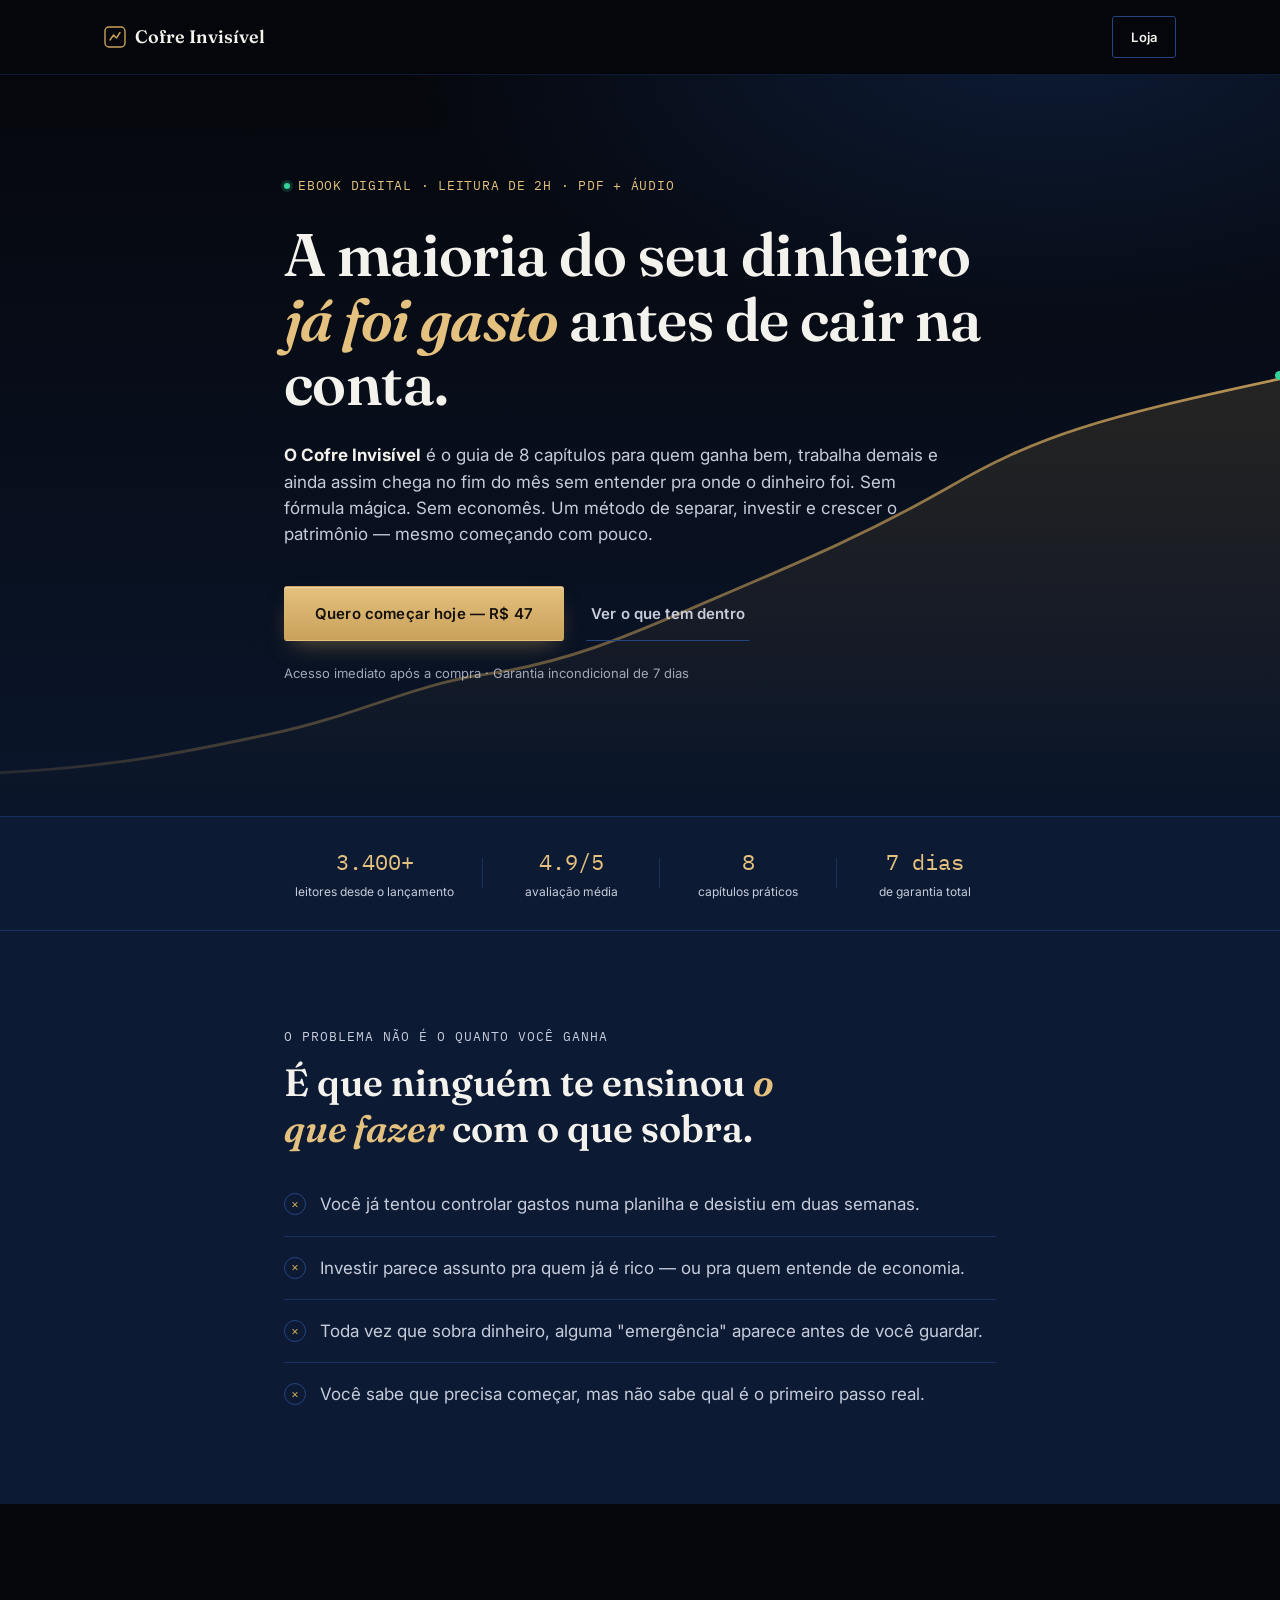
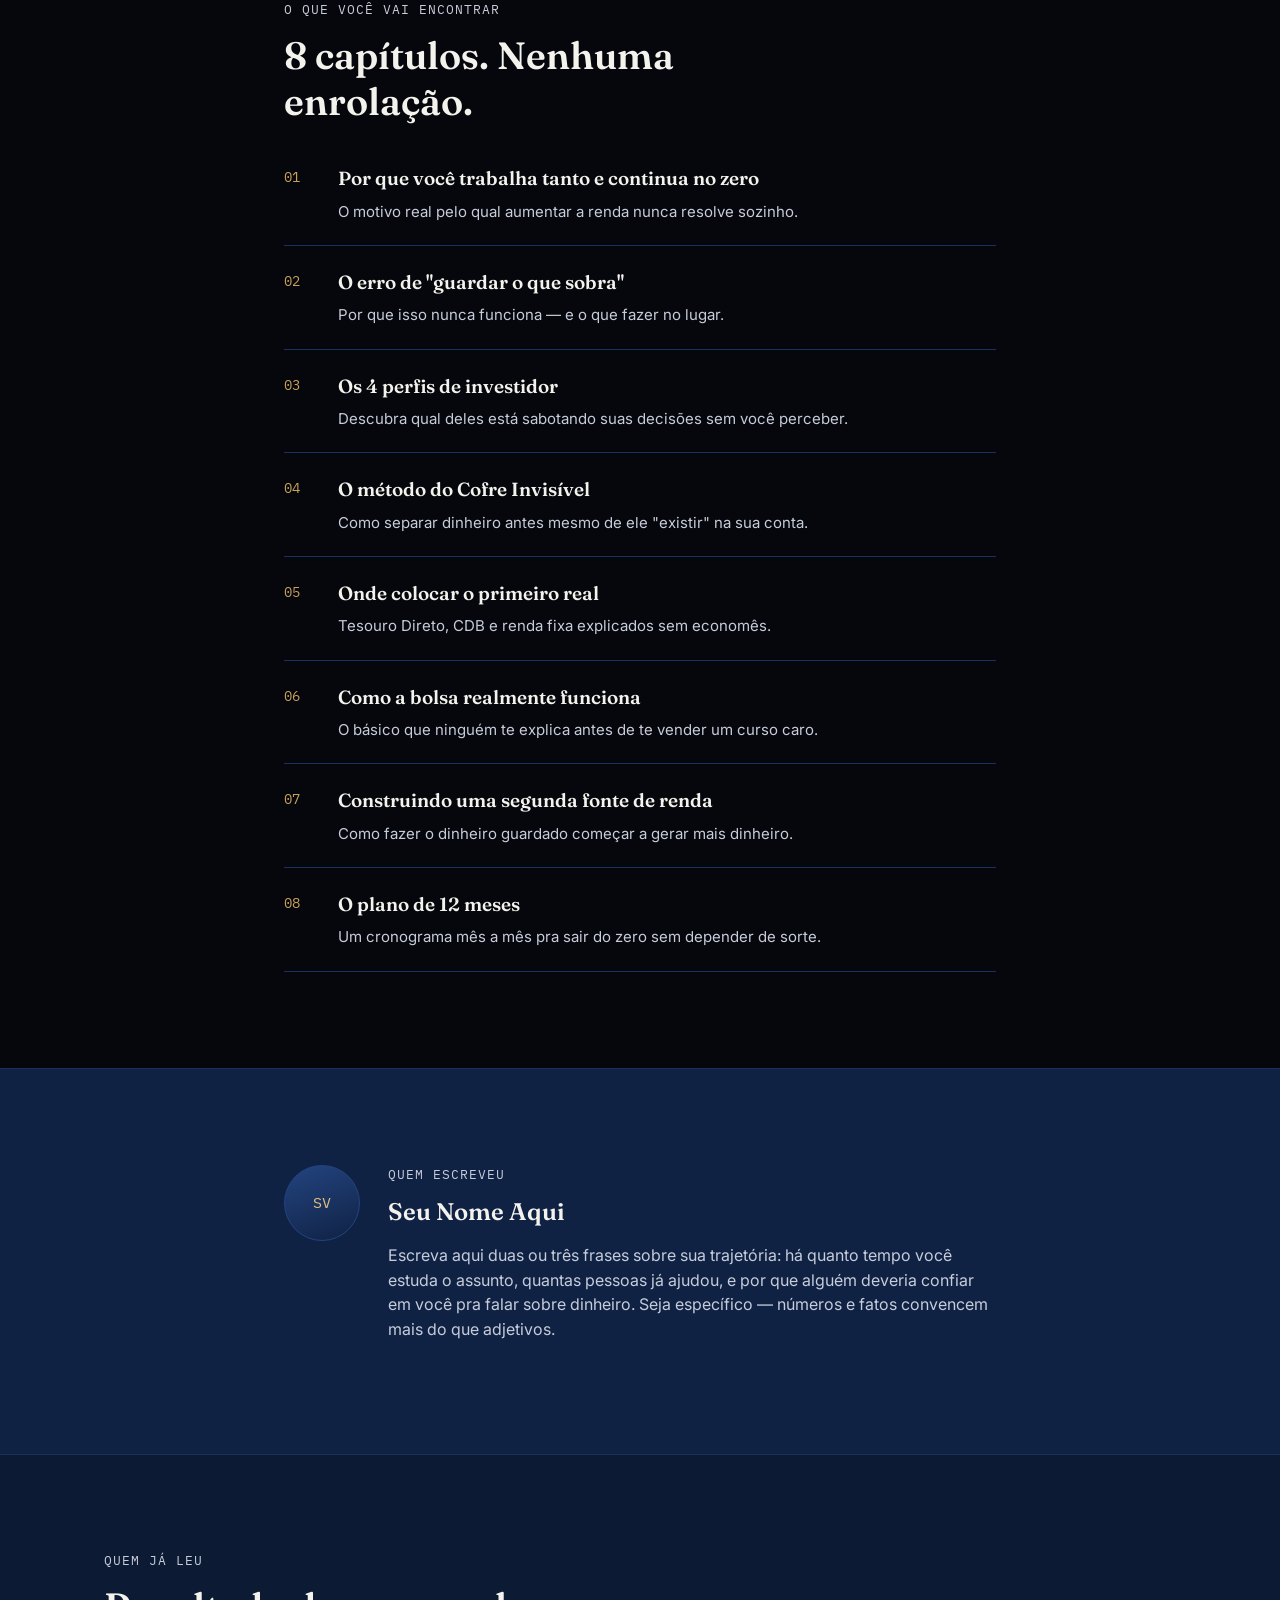
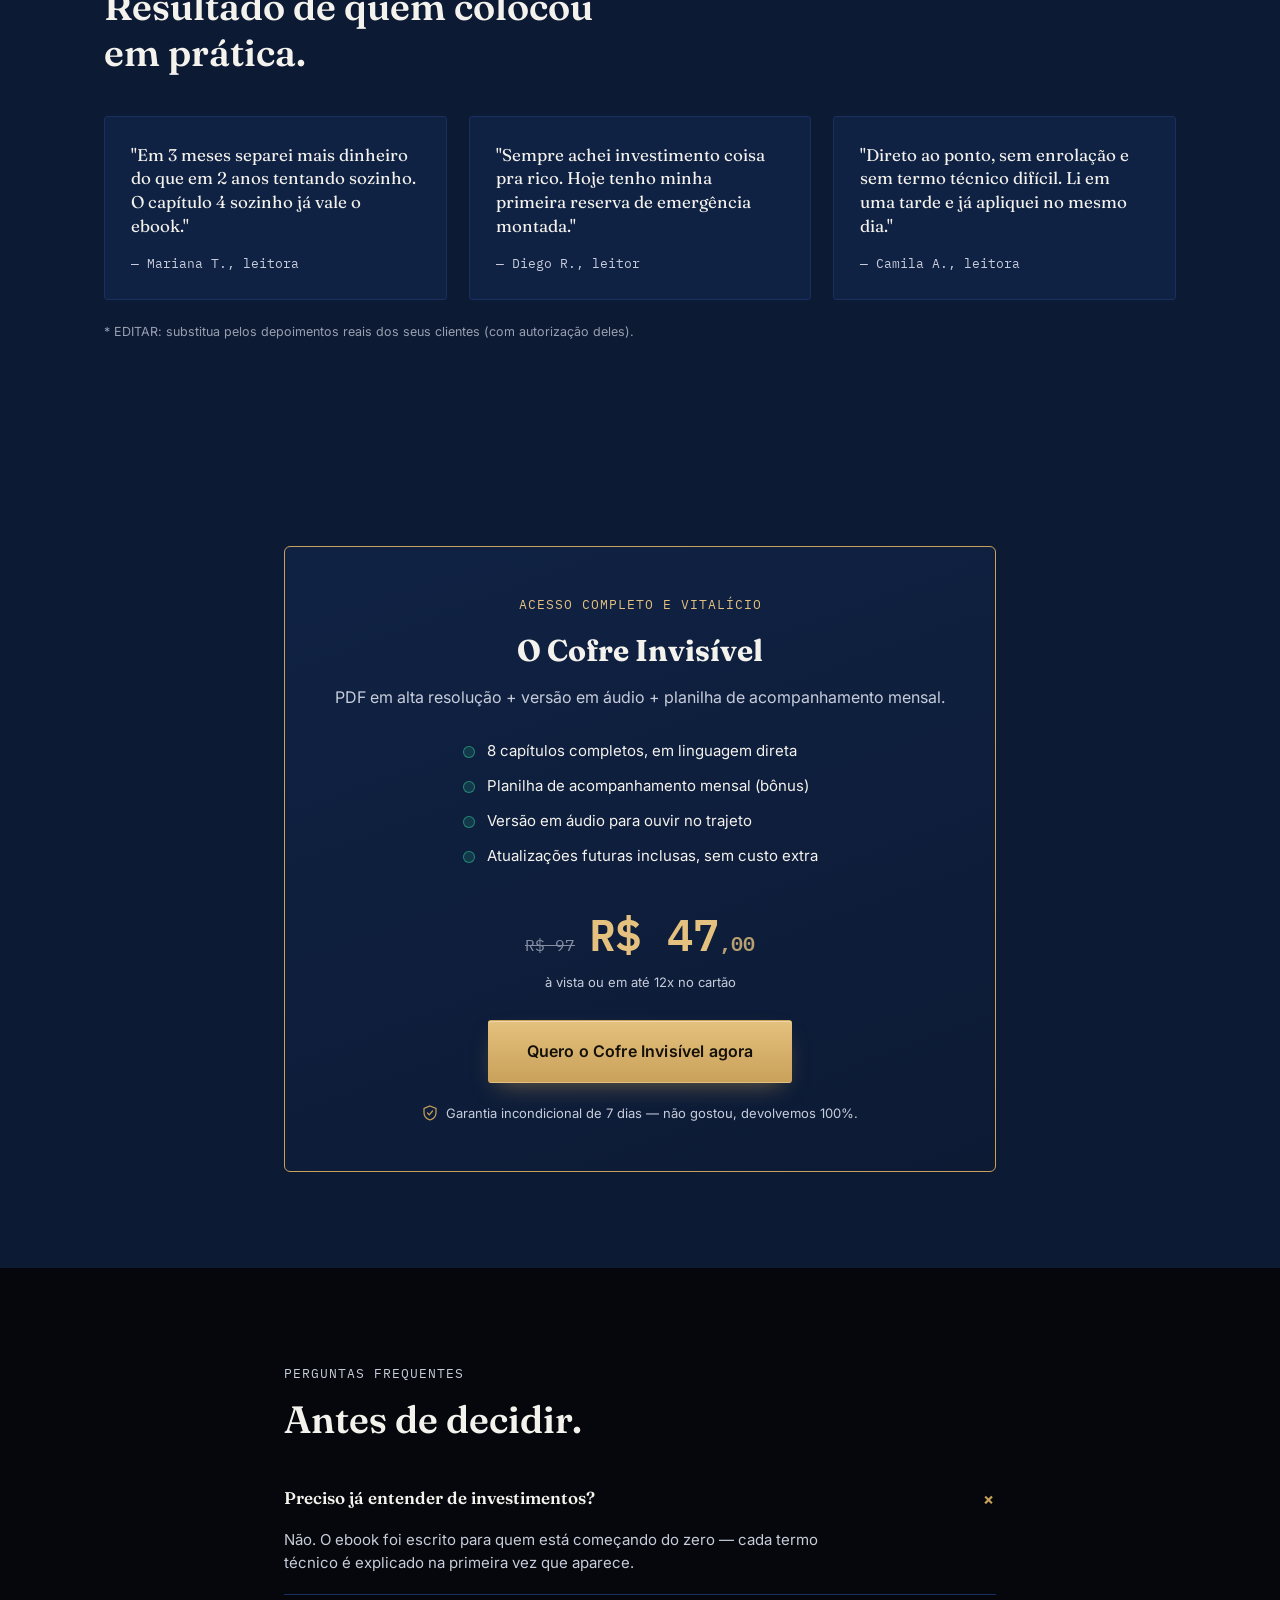
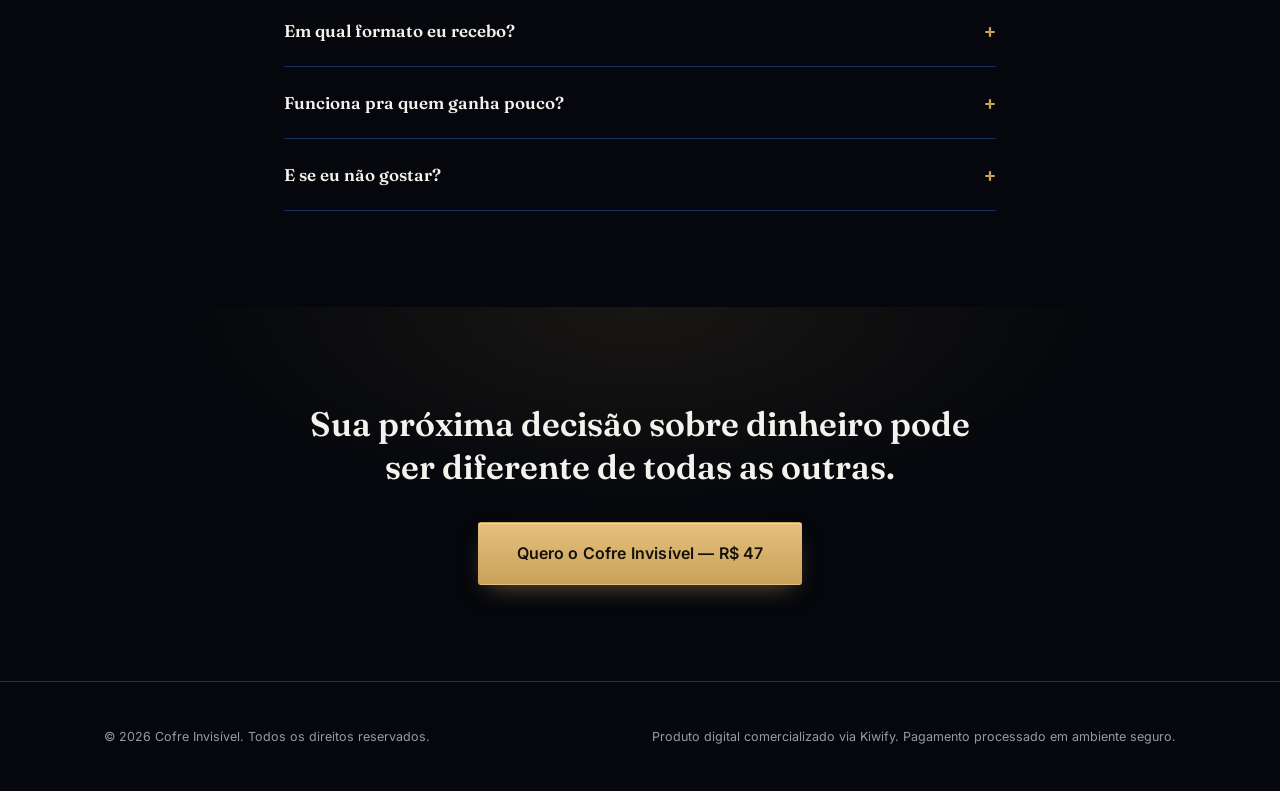
<file: index.html>
<!DOCTYPE html>
<html lang="pt-BR">
<head>
<meta charset="UTF-8">
<meta name="viewport" content="width=device-width, initial-scale=1.0">
<title>O Cofre Invisível — Ebook de Educação Financeira</title>
<meta name="description" content="O guia direto para parar de trabalhar pelo dinheiro e começar a fazer o dinheiro trabalhar por você. Sem economês, sem enrolação.">

<!-- ============================================================
  EDITAR AQUI: troque o título, descrição e ícone pelo do seu produto.
============================================================= -->

<link rel="preconnect" href="https://fonts.googleapis.com">
<link rel="preconnect" href="https://fonts.gstatic.com" crossorigin>
<link href="https://fonts.googleapis.com/css2?family=Fraunces:opsz,wght@9..144,400;9..144,500;9..144,600;9..144,700&family=Inter:wght@400;500;600;700&family=IBM+Plex+Mono:wght@400;500;600&display=swap" rel="stylesheet">
<link rel="stylesheet" href="css/style.css">
</head>
<body>

<!-- ============================================================
  BARRA DE COMPRA FIXA (aparece ao rolar a página no celular)
============================================================= -->
<div class="sticky-bar" id="stickyBar">
  <div class="sticky-bar__info">
    <span class="sticky-bar__name">O Cofre Invisível</span>
    <span class="sticky-bar__price">R$ 47<span class="sticky-bar__cents">,00</span></span>
  </div>
  <a href="#" class="btn btn--gold btn--sm js-buy-btn" data-location="sticky">Quero o meu agora</a>
</div>

<!-- ============================================================
  CABEÇALHO
============================================================= -->
<header class="topbar">
  <div class="wrap topbar__inner">
    <a href="#top" class="brand">
      <span class="brand__mark" aria-hidden="true">
        <svg width="22" height="22" viewBox="0 0 22 22" fill="none">
          <rect x="1" y="1" width="20" height="20" rx="4" stroke="currentColor" stroke-width="1.4"/>
          <path d="M6 14L9.5 9L12.5 12L16 6.5" stroke="currentColor" stroke-width="1.4" stroke-linecap="round" stroke-linejoin="round"/>
        </svg>
      </span>
      Cofre Invisível
    </a>
    <div style="display: flex; gap: 12px; align-items: center;">
      <a href="loja.html" class="btn btn--outline btn--sm">Loja</a>
    </div>
  </div>
</header>

<main id="top">

  <!-- ============================================================
    HERO — a linha ascendente é o elemento de assinatura da página.
    Ela "desenha" ao carregar e atravessa o título, ligando a
    tipografia ao tema do ebook (crescimento do patrimônio).
  ============================================================= -->
  <section class="hero">
    <div class="hero__chart" aria-hidden="true">
      <svg viewBox="0 0 1000 420" preserveAspectRatio="none" class="hero__chart-svg">
        <defs>
          <linearGradient id="lineFade" x1="0" y1="0" x2="1" y2="0">
            <stop offset="0%" stop-color="#C9A15A" stop-opacity="0.15"/>
            <stop offset="100%" stop-color="#C9A15A" stop-opacity="0.9"/>
          </linearGradient>
          <linearGradient id="areaFade" x1="0" y1="0" x2="0" y2="1">
            <stop offset="0%" stop-color="#C9A15A" stop-opacity="0.16"/>
            <stop offset="100%" stop-color="#C9A15A" stop-opacity="0"/>
          </linearGradient>
        </defs>
        <path id="growthLine" class="growth-line"
          d="M0,380 C 90,375 150,360 210,345 C 280,328 320,300 380,290 C 450,278 500,250 560,220 C 630,185 680,160 740,120 C 810,72 860,55 1000,20"
          fill="none" stroke="url(#lineFade)" stroke-width="2.5"/>
        <path class="growth-area"
          d="M0,380 C 90,375 150,360 210,345 C 280,328 320,300 380,290 C 450,278 500,250 560,220 C 630,185 680,160 740,120 C 810,72 860,55 1000,20 L1000,420 L0,420 Z"
          fill="url(#areaFade)"/>
      </svg>
      <span class="growth-dot" id="growthDot"></span>
    </div>

    <div class="wrap hero__inner">
      <p class="eyebrow"><span class="eyebrow__dot"></span>Ebook digital · leitura de 2h · PDF + áudio</p>

      <h1 class="hero__title">
        A maioria do seu dinheiro
        <em>já foi gasto</em> antes de cair na conta.
      </h1>

      <p class="hero__sub">
        <strong>O Cofre Invisível</strong> é o guia de 8 capítulos para quem ganha bem, trabalha demais
        e ainda assim chega no fim do mês sem entender pra onde o dinheiro foi. Sem fórmula mágica.
        Sem economês. Um método de separar, investir e crescer o patrimônio — mesmo começando com pouco.
      </p>

      <div class="hero__cta">
        <a href="#" class="btn btn--gold js-buy-btn" data-location="hero">
          Quero começar hoje — R$ 47
        </a>
        <a href="#sumario" class="btn btn--ghost">Ver o que tem dentro</a>
      </div>

      <p class="hero__trust">Acesso imediato após a compra · Garantia incondicional de 7 dias</p>
    </div>
  </section>

  <!-- ============================================================
    PROVA SOCIAL RÁPIDA (logos / números de credibilidade)
  ============================================================= -->
  <section class="strip">
    <div class="wrap strip__inner">
      <div class="strip__stat">
        <span class="strip__num">3.400+</span>
        <span class="strip__label">leitores desde o lançamento</span>
      </div>
      <div class="strip__divider" aria-hidden="true"></div>
      <div class="strip__stat">
        <span class="strip__num">4.9/5</span>
        <span class="strip__label">avaliação média</span>
      </div>
      <div class="strip__divider" aria-hidden="true"></div>
      <div class="strip__stat">
        <span class="strip__num">8</span>
        <span class="strip__label">capítulos práticos</span>
      </div>
      <div class="strip__divider" aria-hidden="true"></div>
      <div class="strip__stat">
        <span class="strip__num">7 dias</span>
        <span class="strip__label">de garantia total</span>
      </div>
    </div>
  </section>

  <!-- ============================================================
    O PROBLEMA
  ============================================================= -->
  <section class="section section--dark">
    <div class="wrap wrap--narrow">
      <p class="kicker">O problema não é o quanto você ganha</p>
      <h2 class="section__title">É que ninguém te ensinou <em>o que fazer</em> com o que sobra.</h2>

      <ul class="checklist">
        <li>
          <span class="checklist__icon">×</span>
          Você já tentou controlar gastos numa planilha e desistiu em duas semanas.
        </li>
        <li>
          <span class="checklist__icon">×</span>
          Investir parece assunto pra quem já é rico — ou pra quem entende de economia.
        </li>
        <li>
          <span class="checklist__icon">×</span>
          Toda vez que sobra dinheiro, alguma "emergência" aparece antes de você guardar.
        </li>
        <li>
          <span class="checklist__icon">×</span>
          Você sabe que precisa começar, mas não sabe qual é o primeiro passo real.
        </li>
      </ul>
    </div>
  </section>

  <!-- ============================================================
    SUMÁRIO / O QUE TEM DENTRO — estilo "índice de livro".
    Aqui a numeração faz sentido: são capítulos reais, em ordem.
  ============================================================= -->
  <section class="section" id="sumario">
    <div class="wrap wrap--narrow">
      <p class="kicker">O que você vai encontrar</p>
      <h2 class="section__title">8 capítulos. Nenhuma enrolação.</h2>

      <ol class="toc">
        <li class="toc__item">
          <span class="toc__num">01</span>
          <div class="toc__body">
            <h3>Por que você trabalha tanto e continua no zero</h3>
            <p>O motivo real pelo qual aumentar a renda nunca resolve sozinho.</p>
          </div>
        </li>
        <li class="toc__item">
          <span class="toc__num">02</span>
          <div class="toc__body">
            <h3>O erro de "guardar o que sobra"</h3>
            <p>Por que isso nunca funciona — e o que fazer no lugar.</p>
          </div>
        </li>
        <li class="toc__item">
          <span class="toc__num">03</span>
          <div class="toc__body">
            <h3>Os 4 perfis de investidor</h3>
            <p>Descubra qual deles está sabotando suas decisões sem você perceber.</p>
          </div>
        </li>
        <li class="toc__item">
          <span class="toc__num">04</span>
          <div class="toc__body">
            <h3>O método do Cofre Invisível</h3>
            <p>Como separar dinheiro antes mesmo de ele "existir" na sua conta.</p>
          </div>
        </li>
        <li class="toc__item">
          <span class="toc__num">05</span>
          <div class="toc__body">
            <h3>Onde colocar o primeiro real</h3>
            <p>Tesouro Direto, CDB e renda fixa explicados sem economês.</p>
          </div>
        </li>
        <li class="toc__item">
          <span class="toc__num">06</span>
          <div class="toc__body">
            <h3>Como a bolsa realmente funciona</h3>
            <p>O básico que ninguém te explica antes de te vender um curso caro.</p>
          </div>
        </li>
        <li class="toc__item">
          <span class="toc__num">07</span>
          <div class="toc__body">
            <h3>Construindo uma segunda fonte de renda</h3>
            <p>Como fazer o dinheiro guardado começar a gerar mais dinheiro.</p>
          </div>
        </li>
        <li class="toc__item">
          <span class="toc__num">08</span>
          <div class="toc__body">
            <h3>O plano de 12 meses</h3>
            <p>Um cronograma mês a mês pra sair do zero sem depender de sorte.</p>
          </div>
        </li>
      </ol>
    </div>
  </section>

  <!-- ============================================================
    AUTORIDADE / SOBRE
  ============================================================= -->
  <section class="section section--panel">
    <div class="wrap wrap--narrow author">
      <div class="author__avatar" aria-hidden="true">
        <!-- EDITAR: troque por <img src="sua-foto.jpg" alt="Seu nome"> -->
        <span>SV</span>
      </div>
      <div class="author__text">
        <p class="kicker">Quem escreveu</p>
        <h2 class="section__title section__title--sm">Seu Nome Aqui</h2>
        <p>
          Escreva aqui duas ou três frases sobre sua trajetória: há quanto tempo você estuda o assunto,
          quantas pessoas já ajudou, e por que alguém deveria confiar em você pra falar sobre dinheiro.
          Seja específico — números e fatos convencem mais do que adjetivos.
        </p>
      </div>
    </div>
  </section>

  <!-- ============================================================
    DEPOIMENTOS
  ============================================================= -->
  <section class="section section--dark">
    <div class="wrap">
      <p class="kicker">Quem já leu</p>
      <h2 class="section__title">Resultado de quem colocou em prática.</h2>

      <div class="testimonials">
        <figure class="testimonial">
          <blockquote>"Em 3 meses separei mais dinheiro do que em 2 anos tentando sozinho. O capítulo 4 sozinho já vale o ebook."</blockquote>
          <figcaption>— Mariana T., leitora</figcaption>
        </figure>
        <figure class="testimonial">
          <blockquote>"Sempre achei investimento coisa pra rico. Hoje tenho minha primeira reserva de emergência montada."</blockquote>
          <figcaption>— Diego R., leitor</figcaption>
        </figure>
        <figure class="testimonial">
          <blockquote>"Direto ao ponto, sem enrolação e sem termo técnico difícil. Li em uma tarde e já apliquei no mesmo dia."</blockquote>
          <figcaption>— Camila A., leitora</figcaption>
        </figure>
      </div>
      <p class="testimonials__note">* EDITAR: substitua pelos depoimentos reais dos seus clientes (com autorização deles).</p>
    </div>
  </section>

  <!-- ============================================================
    OFERTA / PREÇO — ponto principal de conversão
  ============================================================= -->
  <section class="section offer" id="oferta">
    <div class="wrap wrap--narrow">
      <div class="offer__card">
        <p class="kicker kicker--gold">Acesso completo e vitalício</p>
        <h2 class="offer__title">O Cofre Invisível</h2>
        <p class="offer__desc">PDF em alta resolução + versão em áudio + planilha de acompanhamento mensal.</p>

        <ul class="offer__list">
          <li>8 capítulos completos, em linguagem direta</li>
          <li>Planilha de acompanhamento mensal (bônus)</li>
          <li>Versão em áudio para ouvir no trajeto</li>
          <li>Atualizações futuras inclusas, sem custo extra</li>
        </ul>

        <div class="offer__price">
          <span class="offer__price-old">R$ 97</span>
          <span class="offer__price-new">R$ 47<span class="offer__price-cents">,00</span></span>
        </div>
        <p class="offer__price-note">à vista ou em até 12x no cartão</p>

        <a href="#" class="btn btn--gold btn--lg js-buy-btn" data-location="offer">
          Quero o Cofre Invisível agora
        </a>
        <p class="offer__guarantee">
          <svg width="16" height="16" viewBox="0 0 16 16" fill="none" aria-hidden="true"><path d="M8 1L14 3.5V7.5C14 11 11.5 13.8 8 15C4.5 13.8 2 11 2 7.5V3.5L8 1Z" stroke="currentColor" stroke-width="1.2"/><path d="M5.5 8L7.3 9.8L10.5 6" stroke="currentColor" stroke-width="1.2" stroke-linecap="round" stroke-linejoin="round"/></svg>
          Garantia incondicional de 7 dias — não gostou, devolvemos 100%.
        </p>
      </div>
    </div>
  </section>

  <!-- ============================================================
    FAQ
  ============================================================= -->
  <section class="section">
    <div class="wrap wrap--narrow">
      <p class="kicker">Perguntas frequentes</p>
      <h2 class="section__title">Antes de decidir.</h2>

      <div class="faq">
        <details class="faq__item" open>
          <summary>Preciso já entender de investimentos?</summary>
          <p>Não. O ebook foi escrito para quem está começando do zero — cada termo técnico é explicado na primeira vez que aparece.</p>
        </details>
        <details class="faq__item">
          <summary>Em qual formato eu recebo?</summary>
          <p>PDF para ler no celular, tablet ou computador, mais a versão em áudio. Acesso liberado imediatamente após a confirmação do pagamento.</p>
        </details>
        <details class="faq__item">
          <summary>Funciona pra quem ganha pouco?</summary>
          <p>Sim — o método do capítulo 4 foi desenhado exatamente para quem sente que "sobra pouco" no fim do mês.</p>
        </details>
        <details class="faq__item">
          <summary>E se eu não gostar?</summary>
          <p>Você tem 7 dias de garantia. Se não fizer sentido pra você, é só pedir o reembolso — sem perguntas.</p>
        </details>
      </div>
    </div>
  </section>

  <!-- ============================================================
    CTA FINAL
  ============================================================= -->
  <section class="section final-cta">
    <div class="wrap wrap--narrow">
      <h2 class="final-cta__title">Sua próxima decisão sobre dinheiro pode ser diferente de todas as outras.</h2>
      <a href="#" class="btn btn--gold btn--lg js-buy-btn" data-location="final">
        Quero o Cofre Invisível — R$ 47
      </a>
    </div>
  </section>

</main>

<!-- ============================================================
  RODAPÉ
============================================================= -->
<footer class="footer">
  <div class="wrap footer__inner">
    <p>© 2026 Cofre Invisível. Todos os direitos reservados.</p>
    <p class="footer__legal">Produto digital comercializado via Kiwify. Pagamento processado em ambiente seguro.</p>
  </div>
</footer>

<script src="js/script.js"></script>
</body>
</html>
</file>
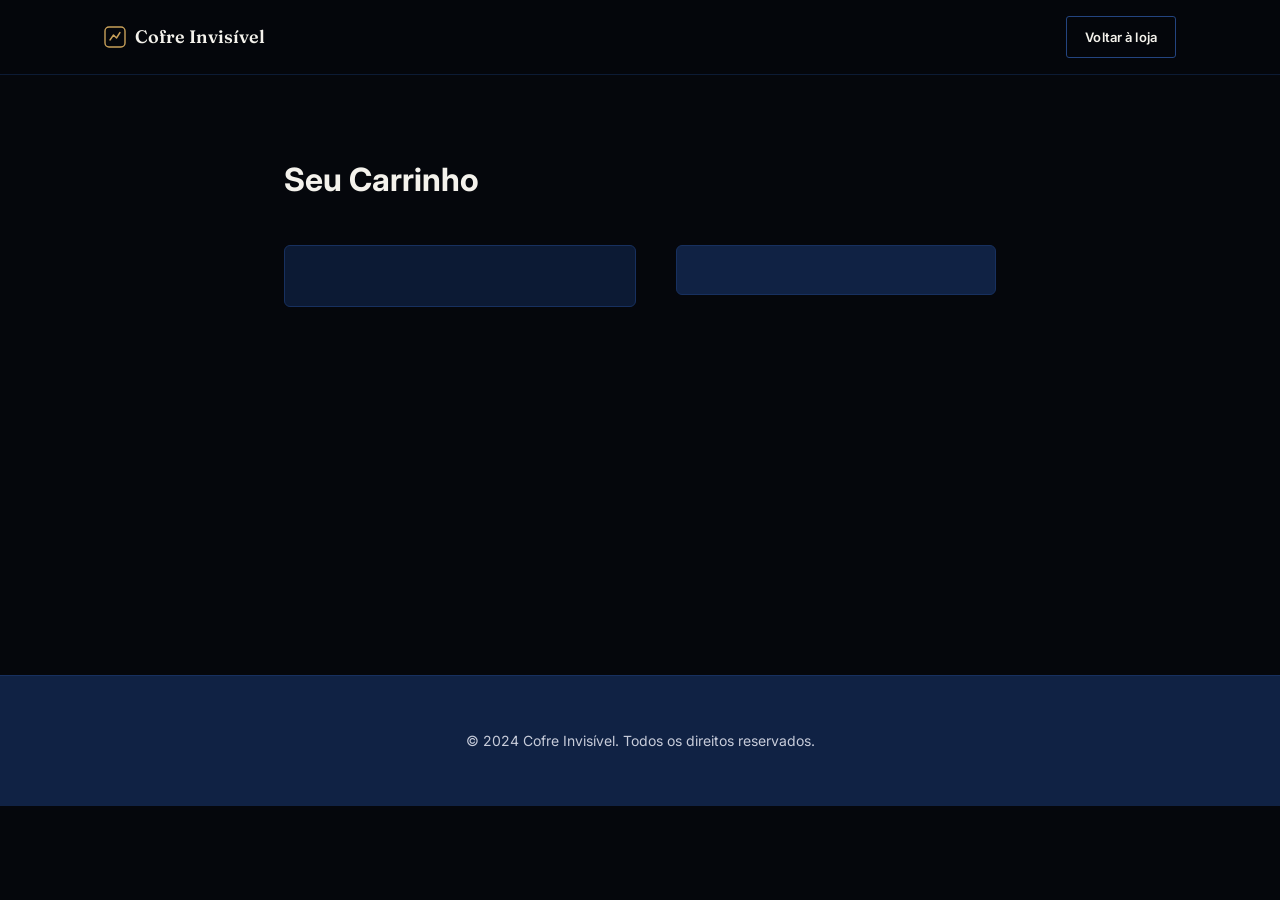
<file: carrinho.html>
<!DOCTYPE html>
<html lang="pt-BR">
<head>
  <meta charset="UTF-8">
  <meta name="viewport" content="width=device-width, initial-scale=1.0">
  <title>Carrinho — Cofre Invisível</title>
  <link rel="preconnect" href="https://fonts.googleapis.com">
  <link rel="preconnect" href="https://fonts.gstatic.com" crossorigin>
  <link href="https://fonts.googleapis.com/css2?family=Fraunces:opsz,wght@9..144,400;9..144,500;9..144,600;9..144,700&family=Inter:wght@400;500;600;700&family=IBM+Plex+Mono:wght@400;500;600&display=swap" rel="stylesheet">
  <link rel="stylesheet" href="css/style.css">
</head>
<body>

<!-- CABEÇALHO -->
<header class="topbar">
  <div class="wrap topbar__inner">
    <a href="index.html" class="brand">
      <span class="brand__mark" aria-hidden="true">
        <svg width="22" height="22" viewBox="0 0 22 22" fill="none">
          <rect x="1" y="1" width="20" height="20" rx="4" stroke="currentColor" stroke-width="1.4"/>
          <path d="M6 14L9.5 9L12.5 12L16 6.5" stroke="currentColor" stroke-width="1.4" stroke-linecap="round" stroke-linejoin="round"/>
        </svg>
      </span>
      Cofre Invisível
    </a>
    <a href="loja.html" class="btn btn--outline btn--sm">Voltar à loja</a>
  </div>
</header>

<main class="carrinho-page">
  <div class="wrap wrap--narrow">
    <h1 style="margin-top: 40px;">Seu Carrinho</h1>

    <div class="carrinho-grid">
      <!-- ITENS DO CARRINHO -->
      <div class="carrinho-main">
        <div id="carrinho-itens" class="carrinho-itens">
          <!-- Será preenchido pelo loja.js -->
        </div>
      </div>

      <!-- RESUMO E CHECKOUT -->
      <aside class="carrinho-aside">
        <div id="carrinho-total" class="carrinho-total-box">
          <!-- Será preenchido pelo loja.js -->
        </div>
      </aside>
    </div>
  </div>
</main>

<!-- FOOTER -->
<footer style="padding: 40px 24px; background: var(--navy-800); border-top: 1px solid var(--navy-700); margin-top: 60px;">
  <div class="wrap" style="text-align: center; color: var(--paper-dim); font-size: 14px;">
    <p>© 2024 Cofre Invisível. Todos os direitos reservados.</p>
  </div>
</footer>

<script src="js/produtos.js"></script>
<script src="js/loja.js"></script>
</body>
</html>
</file>
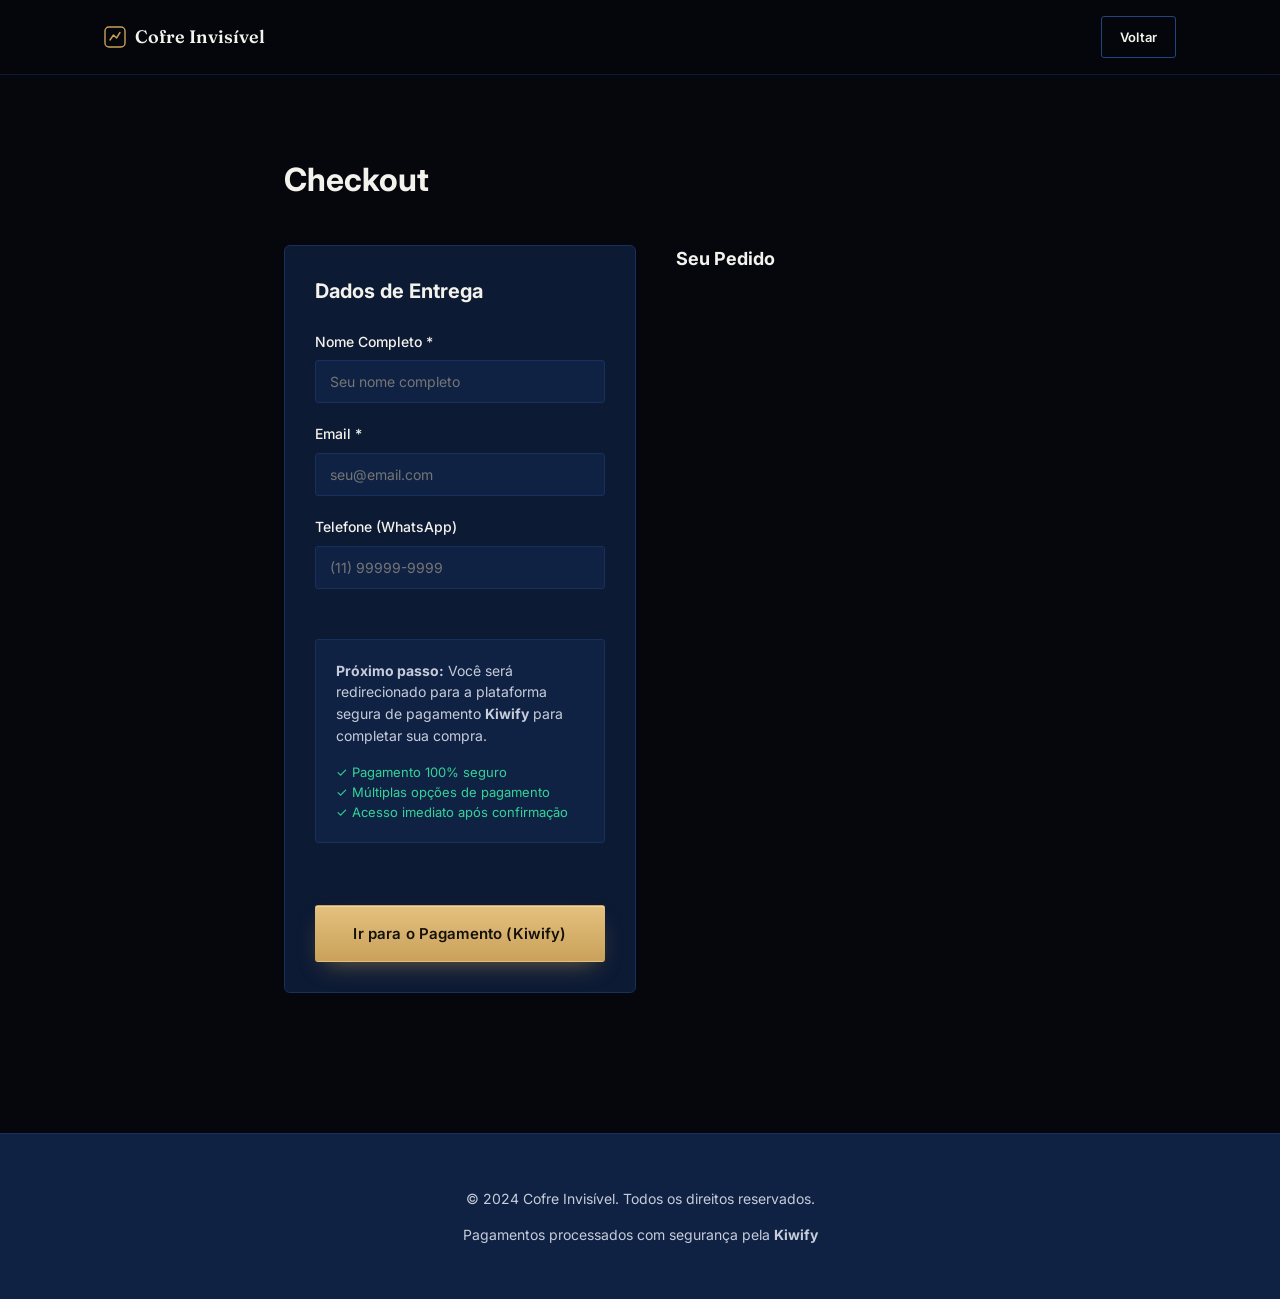
<file: checkout.html>
<!DOCTYPE html>
<html lang="pt-BR">
<head>
  <meta charset="UTF-8">
  <meta name="viewport" content="width=device-width, initial-scale=1.0">
  <title>CHECKOUT — COFRE INVISIVEL</title>
  <link rel="preconnect" href="https://fonts.googleapis.com">
  <link rel="preconnect" href="https://fonts.gstatic.com" crossorigin>
  <link href="https://fonts.googleapis.com/css2?family=Fraunces:opsz,wght@9..144,400;9..144,500;9..144,600;9..144,700&family=Inter:wght@400;500;600;700&family=IBM+Plex+Mono:wght@400;500;600&display=swap" rel="stylesheet">
  <link rel="stylesheet" href="css/style.css">
</head>
<body>

<!-- CABEÇALHO -->
<header class="topbar">
  <div class="wrap topbar__inner">
    <a href="index.html" class="brand">
      <span class="brand__mark" aria-hidden="true">
        <svg width="22" height="22" viewBox="0 0 22 22" fill="none">
          <rect x="1" y="1" width="20" height="20" rx="4" stroke="currentColor" stroke-width="1.4"/>
          <path d="M6 14L9.5 9L12.5 12L16 6.5" stroke="currentColor" stroke-width="1.4" stroke-linecap="round" stroke-linejoin="round"/>
        </svg>
      </span>
      Cofre Invisível
    </a>
    <a href="carrinho.html" class="btn btn--outline btn--sm">Voltar</a>
  </div>
</header>

<main class="checkout-page">
  <div class="wrap wrap--narrow">
    <h1 style="margin: 40px 0;">Checkout</h1>

    <div class="checkout-grid">
      <!-- FORMULÁRIO -->
      <section class="checkout-form-section">
        <h2>Dados de Entrega</h2>
        <form id="checkout-form" class="checkout-form">
          <div class="form-group">
            <label for="nome">Nome Completo *</label>
            <input 
              type="text" 
              id="nome" 
              name="nome" 
              class="checkout-form__input" 
              placeholder="Seu nome completo"
              required
            >
          </div>

          <div class="form-group">
            <label for="email">Email *</label>
            <input 
              type="email" 
              id="email" 
              name="email" 
              class="checkout-form__input" 
              placeholder="seu@email.com"
              required
            >
          </div>

          <div class="form-group">
            <label for="telefone">Telefone (WhatsApp)</label>
            <input 
              type="tel" 
              id="telefone" 
              name="telefone" 
              class="checkout-form__input" 
              placeholder="(11) 99999-9999"
            >
          </div>

          <div style="background: var(--navy-800); padding: 20px; border-radius: var(--radius); margin: 30px 0; border: 1px solid var(--navy-700);">
            <p style="margin: 0 0 15px 0; color: var(--paper-dim); font-size: 14px;">
              <strong>Próximo passo:</strong> Você será redirecionado para a plataforma segura de pagamento <strong>Kiwify</strong> para completar sua compra.
            </p>
            <p style="margin: 0; color: var(--mint); font-size: 13px;">
              ✓ Pagamento 100% seguro<br>
              ✓ Múltiplas opções de pagamento<br>
              ✓ Acesso imediato após confirmação
            </p>
          </div>

          <button type="submit" class="btn btn--gold btn--full" style="padding: 18px;">
            Ir para o Pagamento (Kiwify)
          </button>
        </form>
      </section>

      <!-- RESUMO DO PEDIDO -->
      <aside class="checkout-sidebar">
        <h2>Seu Pedido</h2>
        <div id="resumo-pedido">
          <!-- Será preenchido pelo checkout.js -->
        </div>
      </aside>
    </div>
  </div>
</main>

<!-- FOOTER -->
<footer style="padding: 40px 24px; background: var(--navy-800); border-top: 1px solid var(--navy-700); margin-top: 60px;">
  <div class="wrap" style="text-align: center; color: var(--paper-dim); font-size: 14px;">
    <p>© 2024 Cofre Invisível. Todos os direitos reservados.</p>
    <p>Pagamentos processados com segurança pela <strong>Kiwify</strong></p>
  </div>
</footer>

<script src="js/produtos.js"></script>
<script src="js/checkout.js"></script>
</body>
</html>
</file>
<file: css/style.css>
/* ==================================================================
   COFRE INVISÍVEL — design system
   Paleta:
     --ink        #05070C  fundo principal (preto com nuance azulada)
     --navy-900   #0C1A34  fundo de seções alternadas
     --navy-700   #17305F  bordas e painéis
     --paper      #F4F2EC  branco quente (texto principal sobre fundo escuro)
     --gold       #C9A15A  assinatura / destaque (selo de valor, usar com moderação)
     --mint       #34D399  indicador positivo (ponto do gráfico de crescimento)
   Tipografia:
     Fraunces      -> display (títulos), peso variável, um pouco editorial
     Inter         -> corpo de texto
     IBM Plex Mono -> números, índice, dados
   ================================================================== */

:root {
  --ink: #05070C;
  --navy-900: #0C1A34;
  --navy-800: #102244;
  --navy-700: #17305F;
  --navy-600: #234480;
  --paper: #F4F2EC;
  --paper-dim: #C7CCDA;
  --gold: #C9A15A;
  --gold-bright: #E4C17E;
  --mint: #34D399;

  --font-display: "Fraunces", Georgia, serif;
  --font-body: "Inter", -apple-system, BlinkMacSystemFont, sans-serif;
  --font-mono: "IBM Plex Mono", "SFMono-Regular", Consolas, monospace;

  --max: 1120px;
  --radius: 3px;
}

* { box-sizing: border-box; }

@media (prefers-reduced-motion: reduce) {
  *, *::before, *::after {
    animation-duration: 0.01ms !important;
    animation-iteration-count: 1 !important;
    transition-duration: 0.01ms !important;
    scroll-behavior: auto !important;
  }
}

html { scroll-behavior: smooth; }

body {
  margin: 0;
  background: var(--ink);
  color: var(--paper);
  font-family: var(--font-body);
  font-size: 16px;
  line-height: 1.55;
  -webkit-font-smoothing: antialiased;
}

img { max-width: 100%; display: block; }

a { color: inherit; text-decoration: none; }

.wrap {
  max-width: var(--max);
  margin: 0 auto;
  padding: 0 24px;
}

.wrap--narrow {
  max-width: 760px;
}

:focus-visible {
  outline: 2px solid var(--gold-bright);
  outline-offset: 3px;
}

/* ------------------------------------------------------------------
   BOTÕES
------------------------------------------------------------------- */

.btn {
  display: inline-flex;
  align-items: center;
  justify-content: center;
  gap: 8px;
  padding: 15px 30px;
  font-family: var(--font-body);
  font-weight: 600;
  font-size: 15px;
  letter-spacing: 0.01em;
  border-radius: var(--radius);
  border: 1px solid transparent;
  cursor: pointer;
  transition: transform 0.15s ease, box-shadow 0.15s ease, background 0.2s ease;
  white-space: nowrap;
}

.btn--gold {
  background: linear-gradient(180deg, var(--gold-bright), var(--gold));
  color: #14100A;
  box-shadow: 0 1px 0 rgba(255,255,255,0.35) inset, 0 10px 24px -10px rgba(201,161,90,0.55);
}
.btn--gold:hover { transform: translateY(-1px); box-shadow: 0 1px 0 rgba(255,255,255,0.4) inset, 0 14px 28px -10px rgba(201,161,90,0.7); }

.btn--outline {
  background: transparent;
  border-color: var(--navy-600);
  color: var(--paper);
}
.btn--outline:hover { border-color: var(--gold); color: var(--gold-bright); }

.btn--ghost {
  background: transparent;
  color: var(--paper-dim);
  padding-left: 4px;
  padding-right: 4px;
  border-bottom: 1px solid var(--navy-600);
  border-radius: 0;
}
.btn--ghost:hover { color: var(--paper); border-color: var(--gold); }

.btn--lg { padding: 18px 38px; font-size: 16px; }
.btn--sm { padding: 10px 18px; font-size: 13px; }

/* ------------------------------------------------------------------
   BARRA FIXA (mobile)
------------------------------------------------------------------- */

.sticky-bar {
  position: fixed;
  left: 0; right: 0; bottom: 0;
  z-index: 60;
  display: flex;
  align-items: center;
  justify-content: space-between;
  gap: 12px;
  background: rgba(6,11,22,0.92);
  backdrop-filter: blur(10px);
  border-top: 1px solid var(--navy-700);
  padding: 12px 16px;
  transform: translateY(100%);
  transition: transform 0.3s ease;
}
.sticky-bar.is-visible { transform: translateY(0); }
.sticky-bar__info { display: flex; flex-direction: column; line-height: 1.2; }
.sticky-bar__name { font-size: 12px; color: var(--paper-dim); }
.sticky-bar__price { font-family: var(--font-mono); font-size: 16px; color: var(--gold-bright); }
.sticky-bar__cents { font-size: 11px; opacity: 0.8; }

@media (min-width: 860px) {
  .sticky-bar { display: none; }
}

/* ------------------------------------------------------------------
   CABEÇALHO
------------------------------------------------------------------- */

.topbar {
  position: sticky;
  top: 0;
  z-index: 50;
  background: rgba(5,7,12,0.72);
  backdrop-filter: blur(10px);
  border-bottom: 1px solid rgba(23,48,95,0.5);
}
.topbar__inner {
  display: flex;
  align-items: center;
  justify-content: space-between;
  padding: 16px 24px;
}
.brand {
  display: flex;
  align-items: center;
  gap: 9px;
  font-family: var(--font-display);
  font-weight: 600;
  font-size: 18px;
  color: var(--paper);
}
.brand__mark { color: var(--gold); display: inline-flex; }

/* ------------------------------------------------------------------
   HERO + GRÁFICO DE ASSINATURA
------------------------------------------------------------------- */

.hero {
  position: relative;
  overflow: hidden;
  padding: 96px 0 120px;
  background:
    radial-gradient(1100px 520px at 82% -8%, rgba(23,48,95,0.55), transparent 60%),
    linear-gradient(180deg, var(--ink) 0%, var(--navy-900) 130%);
}

.hero__chart {
  position: absolute;
  inset: auto 0 0 0;
  height: 62%;
  pointer-events: none;
}
.hero__chart-svg { width: 100%; height: 100%; display: block; }

.growth-line {
  stroke-dasharray: 1400;
  stroke-dashoffset: 1400;
  animation: draw-line 2.2s cubic-bezier(.65,.05,.36,1) 0.3s forwards;
}
.growth-area {
  opacity: 0;
  animation: fade-area 1.4s ease 1.6s forwards;
}
@keyframes draw-line { to { stroke-dashoffset: 0; } }
@keyframes fade-area { to { opacity: 1; } }

.growth-dot {
  position: absolute;
  top: 3.2%;
  right: -4px;
  width: 9px;
  height: 9px;
  border-radius: 50%;
  background: var(--mint);
  box-shadow: 0 0 0 0 rgba(52,211,153,0.6);
  opacity: 0;
  animation: dot-appear 0.4s ease 2.3s forwards, dot-pulse 2.2s ease 2.7s infinite;
}
@keyframes dot-appear { to { opacity: 1; } }
@keyframes dot-pulse {
  0%   { box-shadow: 0 0 0 0 rgba(52,211,153,0.55); }
  70%  { box-shadow: 0 0 0 10px rgba(52,211,153,0); }
  100% { box-shadow: 0 0 0 0 rgba(52,211,153,0); }
}

.hero__inner {
  position: relative;
  z-index: 2;
  max-width: 760px;
}

.eyebrow {
  display: inline-flex;
  align-items: center;
  gap: 8px;
  font-family: var(--font-mono);
  font-size: 12.5px;
  letter-spacing: 0.06em;
  text-transform: uppercase;
  color: var(--gold-bright);
  margin: 0 0 26px;
}
.eyebrow__dot {
  width: 6px; height: 6px; border-radius: 50%;
  background: var(--mint);
  box-shadow: 0 0 0 3px rgba(52,211,153,0.18);
}

.hero__title {
  font-family: var(--font-display);
  font-weight: 600;
  font-size: clamp(34px, 5.6vw, 60px);
  line-height: 1.08;
  letter-spacing: -0.01em;
  margin: 0 0 26px;
  color: var(--paper);
}
.hero__title em {
  font-style: italic;
  color: var(--gold-bright);
}

.hero__sub {
  font-size: 17px;
  color: var(--paper-dim);
  max-width: 60ch;
  margin: 0 0 38px;
}
.hero__sub strong { color: var(--paper); }

.hero__cta {
  display: flex;
  flex-wrap: wrap;
  align-items: center;
  gap: 22px;
  margin-bottom: 22px;
}

.hero__trust {
  font-size: 13px;
  color: var(--paper-dim);
  opacity: 0.8;
}

/* ------------------------------------------------------------------
   FAIXA DE NÚMEROS
------------------------------------------------------------------- */

.strip {
  background: var(--navy-900);
  border-top: 1px solid var(--navy-700);
  border-bottom: 1px solid var(--navy-700);
}
.strip__inner {
  display: flex;
  flex-wrap: wrap;
  align-items: center;
  justify-content: center;
  gap: 28px;
  padding: 28px 24px;
}
.strip__stat {
  display: flex;
  flex-direction: column;
  align-items: center;
  gap: 4px;
  text-align: center;
  min-width: 120px;
}
.strip__num {
  font-family: var(--font-mono);
  font-size: 22px;
  color: var(--gold-bright);
}
.strip__label {
  font-size: 12px;
  color: var(--paper-dim);
}
.strip__divider {
  width: 1px;
  height: 30px;
  background: var(--navy-700);
}
@media (max-width: 640px) { .strip__divider { display: none; } }

/* ------------------------------------------------------------------
   SEÇÕES GENÉRICAS
------------------------------------------------------------------- */

.section {
  padding: 96px 0;
}
.section--dark { background: var(--navy-900); }
.section--panel {
  background: var(--navy-800);
  border-top: 1px solid var(--navy-700);
  border-bottom: 1px solid var(--navy-700);
}

.kicker {
  font-family: var(--font-mono);
  font-size: 12.5px;
  text-transform: uppercase;
  letter-spacing: 0.08em;
  color: var(--paper-dim);
  margin: 0 0 14px;
}
.kicker--gold { color: var(--gold-bright); }

.section__title {
  font-family: var(--font-display);
  font-weight: 600;
  font-size: clamp(26px, 3.6vw, 38px);
  line-height: 1.2;
  margin: 0 0 40px;
  max-width: 22ch;
}
.section__title em { font-style: italic; color: var(--gold-bright); }
.section__title--sm { font-size: 24px; margin-bottom: 14px; }

/* checklist do "problema" */
.checklist {
  list-style: none;
  margin: 0; padding: 0;
  display: flex;
  flex-direction: column;
  gap: 18px;
}
.checklist li {
  display: flex;
  align-items: flex-start;
  gap: 14px;
  font-size: 17px;
  color: var(--paper-dim);
  padding-bottom: 18px;
  border-bottom: 1px solid var(--navy-700);
}
.checklist li:last-child { border-bottom: none; padding-bottom: 0; }
.checklist__icon {
  flex: 0 0 auto;
  width: 22px; height: 22px;
  border-radius: 50%;
  border: 1px solid var(--navy-600);
  display: flex; align-items: center; justify-content: center;
  font-size: 12px;
  color: var(--gold);
  margin-top: 2px;
}

/* ------------------------------------------------------------------
   SUMÁRIO (índice de capítulos)
------------------------------------------------------------------- */

.toc {
  list-style: none;
  margin: 0; padding: 0;
  counter-reset: none;
}
.toc__item {
  display: flex;
  gap: 22px;
  align-items: flex-start;
  padding: 22px 0;
  border-bottom: 1px solid var(--navy-700);
}
.toc__item:first-child { padding-top: 0; }
.toc__num {
  font-family: var(--font-mono);
  font-size: 14px;
  color: var(--gold);
  padding-top: 3px;
  flex: 0 0 32px;
}
.toc__body h3 {
  margin: 0 0 6px;
  font-family: var(--font-display);
  font-weight: 600;
  font-size: 19px;
  color: var(--paper);
}
.toc__body p {
  margin: 0;
  font-size: 15px;
  color: var(--paper-dim);
}

/* ------------------------------------------------------------------
   AUTORIA
------------------------------------------------------------------- */

.author {
  display: flex;
  gap: 28px;
  align-items: flex-start;
}
.author__avatar {
  flex: 0 0 auto;
  width: 76px; height: 76px;
  border-radius: 50%;
  background: linear-gradient(160deg, var(--navy-600), var(--navy-800));
  border: 1px solid var(--navy-600);
  display: flex; align-items: center; justify-content: center;
  font-family: var(--font-mono);
  font-size: 15px;
  color: var(--gold-bright);
}
.author__text p { color: var(--paper-dim); }
@media (max-width: 560px) {
  .author { flex-direction: column; }
}

/* ------------------------------------------------------------------
   DEPOIMENTOS
------------------------------------------------------------------- */

.testimonials {
  display: grid;
  grid-template-columns: repeat(3, 1fr);
  gap: 22px;
}
@media (max-width: 860px) { .testimonials { grid-template-columns: 1fr; } }

.testimonial {
  margin: 0;
  padding: 26px;
  background: var(--navy-800);
  border: 1px solid var(--navy-700);
  border-radius: var(--radius);
}
.testimonial blockquote {
  margin: 0 0 16px;
  font-family: var(--font-display);
  font-size: 17px;
  line-height: 1.4;
  color: var(--paper);
}
.testimonial figcaption {
  font-family: var(--font-mono);
  font-size: 12.5px;
  color: var(--paper-dim);
}
.testimonials__note {
  margin-top: 22px;
  font-size: 12.5px;
  color: var(--paper-dim);
  opacity: 0.75;
}

/* ------------------------------------------------------------------
   OFERTA
------------------------------------------------------------------- */

.offer { background: var(--navy-900); }
.offer__card {
  background: linear-gradient(160deg, var(--navy-800), var(--navy-900));
  border: 1px solid var(--gold);
  border-radius: 6px;
  padding: 48px 40px;
  text-align: center;
  position: relative;
}
.offer__title {
  font-family: var(--font-display);
  font-weight: 700;
  font-size: 30px;
  margin: 0 0 10px;
}
.offer__desc { color: var(--paper-dim); margin: 0 0 28px; }
.offer__list {
  list-style: none;
  margin: 0 0 32px;
  padding: 0;
  display: inline-flex;
  flex-direction: column;
  gap: 12px;
  text-align: left;
}
.offer__list li {
  font-size: 15px;
  color: var(--paper);
  padding-left: 24px;
  position: relative;
}
.offer__list li::before {
  content: "";
  position: absolute;
  left: 0; top: 7px;
  width: 12px; height: 12px;
  border-radius: 50%;
  background: rgba(52,211,153,0.14);
  box-shadow: inset 0 0 0 1px rgba(52,211,153,0.5);
}
.offer__price {
  display: flex;
  align-items: baseline;
  justify-content: center;
  gap: 14px;
  margin-bottom: 4px;
}
.offer__price-old {
  font-family: var(--font-mono);
  font-size: 16px;
  color: var(--paper-dim);
  text-decoration: line-through;
  opacity: 0.65;
}
.offer__price-new {
  font-family: var(--font-mono);
  font-weight: 600;
  font-size: 44px;
  color: var(--gold-bright);
}
.offer__price-cents { font-size: 20px; opacity: 0.8; }
.offer__price-note {
  font-size: 13px;
  color: var(--paper-dim);
  margin: 0 0 28px;
}
.offer__guarantee {
  display: flex;
  align-items: center;
  justify-content: center;
  gap: 8px;
  margin: 20px 0 0;
  font-size: 13px;
  color: var(--paper-dim);
}
.offer__guarantee svg { color: var(--gold); flex: 0 0 auto; }

/* ------------------------------------------------------------------
   FAQ
------------------------------------------------------------------- */

.faq__item {
  border-bottom: 1px solid var(--navy-700);
  padding: 20px 0;
}
.faq__item:first-child { padding-top: 0; }
.faq__item summary {
  cursor: pointer;
  font-family: var(--font-display);
  font-size: 17px;
  font-weight: 600;
  color: var(--paper);
  list-style: none;
  display: flex;
  align-items: center;
  justify-content: space-between;
  gap: 16px;
}
.faq__item summary::-webkit-details-marker { display: none; }
.faq__item summary::after {
  content: "+";
  font-family: var(--font-mono);
  font-size: 20px;
  color: var(--gold);
  flex: 0 0 auto;
  transition: transform 0.2s ease;
}
.faq__item[open] summary::after { transform: rotate(45deg); }
.faq__item p {
  margin: 14px 0 0;
  color: var(--paper-dim);
  font-size: 15px;
  max-width: 60ch;
}

/* ------------------------------------------------------------------
   CTA FINAL
------------------------------------------------------------------- */

.final-cta {
  text-align: center;
  background:
    radial-gradient(720px 320px at 50% 0%, rgba(201,161,90,0.10), transparent 65%),
    var(--ink);
}
.final-cta__title {
  font-family: var(--font-display);
  font-weight: 600;
  font-size: clamp(24px, 3.4vw, 34px);
  line-height: 1.25;
  margin: 0 0 34px;
}

/* ------------------------------------------------------------------
   RODAPÉ
------------------------------------------------------------------- */

.footer {
  border-top: 1px solid var(--navy-700);
  padding: 32px 0 90px;
}
.footer__inner {
  display: flex;
  flex-wrap: wrap;
  gap: 6px 20px;
  justify-content: space-between;
  font-size: 12.5px;
  color: var(--paper-dim);
  opacity: 0.75;
}
@media (min-width: 860px) { .footer { padding-bottom: 32px; } }

/* ==================================================================
   SISTEMA DE LOJA — Produtos, Carrinho, Checkout
=================================================================== */

/* ------------------------------------------------------------------
   BARRA DO CARRINHO (link no header)
------------------------------------------------------------------- */

.carrinho-link {
  position: relative;
  display: inline-flex;
  align-items: center;
  gap: 8px;
  padding: 8px 12px;
  color: var(--paper);
  border: 1px solid var(--navy-600);
  border-radius: var(--radius);
  transition: all 0.2s ease;
}
.carrinho-link:hover {
  border-color: var(--gold);
  color: var(--gold-bright);
}
.carrinho-link__badge {
  position: absolute;
  top: -8px;
  right: -8px;
  background: var(--mint);
  color: var(--ink);
  font-size: 11px;
  font-weight: 700;
  width: 20px;
  height: 20px;
  border-radius: 50%;
  display: none;
  align-items: center;
  justify-content: center;
}

/* ------------------------------------------------------------------
   GRADE DE PRODUTOS
------------------------------------------------------------------- */

.produtos-grid {
  display: grid;
  grid-template-columns: repeat(auto-fill, minmax(260px, 1fr));
  gap: 28px;
  margin: 60px 0;
}

.produto-card {
  background: var(--navy-800);
  border: 1px solid var(--navy-700);
  border-radius: 6px;
  overflow: hidden;
  transition: all 0.3s ease;
  display: flex;
  flex-direction: column;
  position: relative;
}
.produto-card:hover {
  border-color: var(--gold);
  transform: translateY(-4px);
  box-shadow: 0 16px 32px rgba(0,0,0,0.4);
}
.produto-card--destaque {
  border-color: var(--gold);
  box-shadow: 0 0 0 1px var(--gold), 0 8px 24px rgba(201,161,90,0.1);
}

.produto-card__imagem {
  width: 100%;
  height: 240px;
  object-fit: cover;
  background: var(--navy-900);
}

.produto-card__badge {
  position: absolute;
  top: 12px;
  right: 12px;
  background: var(--mint);
  color: var(--ink);
  font-size: 12px;
  font-weight: 700;
  padding: 6px 12px;
  border-radius: var(--radius);
  text-transform: uppercase;
  letter-spacing: 0.04em;
}

.produto-card__conteudo {
  padding: 24px;
  display: flex;
  flex-direction: column;
  flex: 1;
}

.produto-card__nome {
  margin: 0 0 6px;
  font-family: var(--font-display);
  font-size: 17px;
  font-weight: 600;
  color: var(--paper);
}

.produto-card__categoria {
  display: inline-block;
  font-size: 11px;
  text-transform: uppercase;
  letter-spacing: 0.04em;
  color: var(--gold);
  margin: 0 0 12px;
  opacity: 0.8;
}

.produto-card__descricao {
  font-size: 14px;
  color: var(--paper-dim);
  margin: 0 0 8px;
  line-height: 1.4;
}

.produto-card__detalhes {
  font-size: 12px;
  color: var(--paper-dim);
  margin: 0 0 auto;
  padding: 12px;
  background: rgba(255,255,255,0.02);
  border-radius: var(--radius);
  opacity: 0.8;
}

.produto-card__footer {
  display: flex;
  align-items: center;
  justify-content: space-between;
  gap: 12px;
  margin-top: 20px;
  padding-top: 16px;
  border-top: 1px solid var(--navy-700);
}

.produto-card__preco {
  font-family: var(--font-mono);
  font-size: 18px;
  font-weight: 700;
  color: var(--gold-bright);
}

/* ------------------------------------------------------------------
   SEÇÃO DE LOJA
------------------------------------------------------------------- */

.loja-section {
  padding: 60px 0;
}

.loja-hero {
  background: linear-gradient(135deg, var(--navy-900) 0%, var(--navy-800) 100%);
}

/* ------------------------------------------------------------------
   CARRINHO DE COMPRAS
------------------------------------------------------------------- */

.carrinho-page {
  min-height: 60vh;
  padding: 40px 0;
}

.carrinho-grid {
  display: grid;
  grid-template-columns: 1fr 320px;
  gap: 40px;
  margin: 40px 0;
}
@media (max-width: 860px) {
  .carrinho-grid { grid-template-columns: 1fr; }
}

.carrinho-main {
  background: var(--navy-900);
  border: 1px solid var(--navy-700);
  border-radius: 6px;
  padding: 30px;
}

.carrinho-itens {
  display: flex;
  flex-direction: column;
  gap: 20px;
}

.carrinho-item {
  display: grid;
  grid-template-columns: 80px 1fr 120px 100px auto;
  gap: 16px;
  align-items: center;
  padding: 16px 0;
  border-bottom: 1px solid var(--navy-700);
}
.carrinho-item:last-child { border-bottom: none; }
@media (max-width: 640px) {
  .carrinho-item {
    grid-template-columns: 60px 1fr;
    gap: 12px;
  }
}

.carrinho-item__imagem {
  width: 80px;
  height: 80px;
  object-fit: cover;
  border-radius: var(--radius);
  background: var(--navy-800);
}
@media (max-width: 640px) {
  .carrinho-item__imagem { width: 60px; height: 60px; }
}

.carrinho-item__info {
  display: flex;
  flex-direction: column;
  gap: 4px;
}

.carrinho-item__nome {
  margin: 0;
  font-weight: 600;
  color: var(--paper);
  font-size: 15px;
}

.carrinho-item__preco {
  font-family: var(--font-mono);
  font-size: 14px;
  color: var(--gold);
}

.carrinho-item__quantidade {
  display: flex;
  align-items: center;
  gap: 8px;
  justify-content: center;
}
.qty-btn {
  width: 32px;
  height: 32px;
  border: 1px solid var(--navy-700);
  background: transparent;
  color: var(--paper-dim);
  cursor: pointer;
  border-radius: var(--radius);
  font-size: 16px;
  transition: all 0.2s ease;
}
.qty-btn:hover {
  border-color: var(--gold);
  color: var(--gold-bright);
}
.qty-valor {
  width: 30px;
  text-align: center;
  font-weight: 600;
  color: var(--paper);
}

.carrinho-item__subtotal {
  font-family: var(--font-mono);
  font-weight: 700;
  color: var(--gold-bright);
  text-align: right;
}
@media (max-width: 640px) {
  .carrinho-item__subtotal { font-size: 14px; }
}

.carrinho-item__remover {
  background: transparent;
  border: 1px solid var(--navy-700);
  border-radius: var(--radius);
  width: 36px;
  height: 36px;
  display: flex;
  align-items: center;
  justify-content: center;
  cursor: pointer;
  color: var(--paper-dim);
  transition: all 0.2s ease;
}
.carrinho-item__remover:hover {
  border-color: #FF6B6B;
  color: #FF6B6B;
  background: rgba(255,107,107,0.08);
}
@media (max-width: 640px) {
  .carrinho-item__remover { grid-column: 2; justify-self: start; }
  .carrinho-item { grid-template-columns: 60px 1fr; }
  .carrinho-item__quantidade,
  .carrinho-item__subtotal,
  .carrinho-item__remover {
    grid-column: 1 / -1;
    margin-top: 8px;
  }
}

.carrinho-aside {
  display: flex;
  flex-direction: column;
  gap: 20px;
}

.carrinho-total-box {
  background: var(--navy-800);
  border: 1px solid var(--navy-700);
  border-radius: 6px;
  padding: 24px;
  position: sticky;
  top: 100px;
}
@media (max-width: 860px) {
  .carrinho-total-box { position: static; }
}

.carrinho-resumo {
  display: flex;
  flex-direction: column;
  gap: 16px;
}

.carrinho-resumo__linha {
  display: flex;
  justify-content: space-between;
  font-size: 14px;
  color: var(--paper-dim);
}

.carrinho-resumo__total {
  font-size: 16px;
  font-weight: 700;
  color: var(--paper);
  padding-top: 16px;
  border-top: 1px solid var(--navy-700);
}
.carrinho-resumo__total strong {
  font-family: var(--font-mono);
  color: var(--gold-bright);
}

.btn--full {
  width: 100%;
  margin-top: 12px;
}

/* ------------------------------------------------------------------
   CHECKOUT
------------------------------------------------------------------- */

.checkout-page {
  min-height: 60vh;
  padding: 40px 0;
}

.checkout-grid {
  display: grid;
  grid-template-columns: 1fr 320px;
  gap: 40px;
  margin: 40px 0;
}
@media (max-width: 860px) {
  .checkout-grid { grid-template-columns: 1fr; }
}

.checkout-form-section {
  background: var(--navy-900);
  border: 1px solid var(--navy-700);
  border-radius: 6px;
  padding: 30px;
}

.checkout-form-section h2 {
  margin: 0 0 24px;
  font-size: 20px;
}

.checkout-form {
  display: flex;
  flex-direction: column;
  gap: 20px;
}

.form-group {
  display: flex;
  flex-direction: column;
  gap: 8px;
}

.form-group label {
  font-size: 14px;
  font-weight: 500;
  color: var(--paper);
}

.checkout-form__input {
  padding: 12px 14px;
  background: var(--navy-800);
  border: 1px solid var(--navy-700);
  border-radius: var(--radius);
  color: var(--paper);
  font-family: inherit;
  font-size: 14px;
  transition: all 0.2s ease;
}
.checkout-form__input:focus {
  outline: none;
  border-color: var(--gold);
  box-shadow: 0 0 0 3px rgba(201,161,90,0.1);
}
.checkout-form__input.is-error {
  border-color: #FF6B6B;
  background: rgba(255,107,107,0.08);
}

.checkout-sidebar {
  display: flex;
  flex-direction: column;
  gap: 20px;
}

.checkout-sidebar h2 {
  margin: 0 0 20px;
  font-size: 18px;
}

.checkout-itens {
  background: var(--navy-800);
  border: 1px solid var(--navy-700);
  border-radius: 6px;
  padding: 20px;
  margin-bottom: 20px;
}

.checkout-item {
  display: flex;
  gap: 12px;
  margin-bottom: 16px;
  padding-bottom: 16px;
  border-bottom: 1px solid var(--navy-700);
}
.checkout-item:last-child {
  margin-bottom: 0;
  padding-bottom: 0;
  border-bottom: none;
}

.checkout-item__imagem {
  width: 60px;
  height: 60px;
  object-fit: cover;
  border-radius: var(--radius);
  background: var(--navy-900);
}

.checkout-item__info {
  flex: 1;
}

.checkout-item__info h4 {
  margin: 0 0 4px;
  font-size: 14px;
  font-weight: 600;
  color: var(--paper);
}

.checkout-item__valor {
  text-align: right;
  font-family: var(--font-mono);
  font-weight: 600;
  color: var(--gold);
}

.checkout-total {
  background: var(--navy-800);
  border: 1px solid var(--navy-700);
  border-radius: 6px;
  padding: 20px;
  margin-bottom: 20px;
}

.checkout-total__linha {
  display: flex;
  justify-content: space-between;
  font-size: 14px;
  color: var(--paper-dim);
  padding: 8px 0;
}

.checkout-total__linha--frete {
  color: var(--mint);
}

.checkout-total__linha--final {
  font-size: 16px;
  font-weight: 700;
  color: var(--paper);
  padding-top: 12px;
  border-top: 1px solid var(--navy-700);
}
.checkout-total__linha--final strong {
  font-family: var(--font-mono);
  color: var(--gold-bright);
}

.checkout-info {
  background: rgba(52,211,153,0.05);
  border: 1px solid rgba(52,211,153,0.2);
  border-radius: var(--radius);
  padding: 16px;
  font-size: 13px;
  color: var(--paper-dim);
}

/* ------------------------------------------------------------------
   NOTIFICAÇÕES
------------------------------------------------------------------- */

.notificacao {
  position: fixed;
  bottom: 20px;
  right: 20px;
  background: var(--mint);
  color: var(--ink);
  padding: 12px 20px;
  border-radius: var(--radius);
  font-size: 14px;
  font-weight: 600;
  z-index: 1000;
  opacity: 0;
  transform: translateY(20px);
  transition: all 0.3s ease;
}
.notificacao.is-visible {
  opacity: 1;
  transform: translateY(0);
}

/* ------------------------------------------------------------------
   RESPONSIVO — PEQUENAS TELAS
------------------------------------------------------------------- */

@media (max-width: 640px) {
  .produtos-grid {
    grid-template-columns: 1fr;
  }
  
  .carrinho-item {
    grid-template-columns: 60px 1fr;
  }
  
  .checkout-grid {
    grid-template-columns: 1fr;
  }
}

/* ------------------------------------------------------------------
   REVEAL ON SCROLL
------------------------------------------------------------------- */

.reveal {
  opacity: 0;
  transform: translateY(18px);
  transition: opacity 0.7s ease, transform 0.7s ease;
}
.reveal.is-visible {
  opacity: 1;
  transform: translateY(0);
}
</file>
